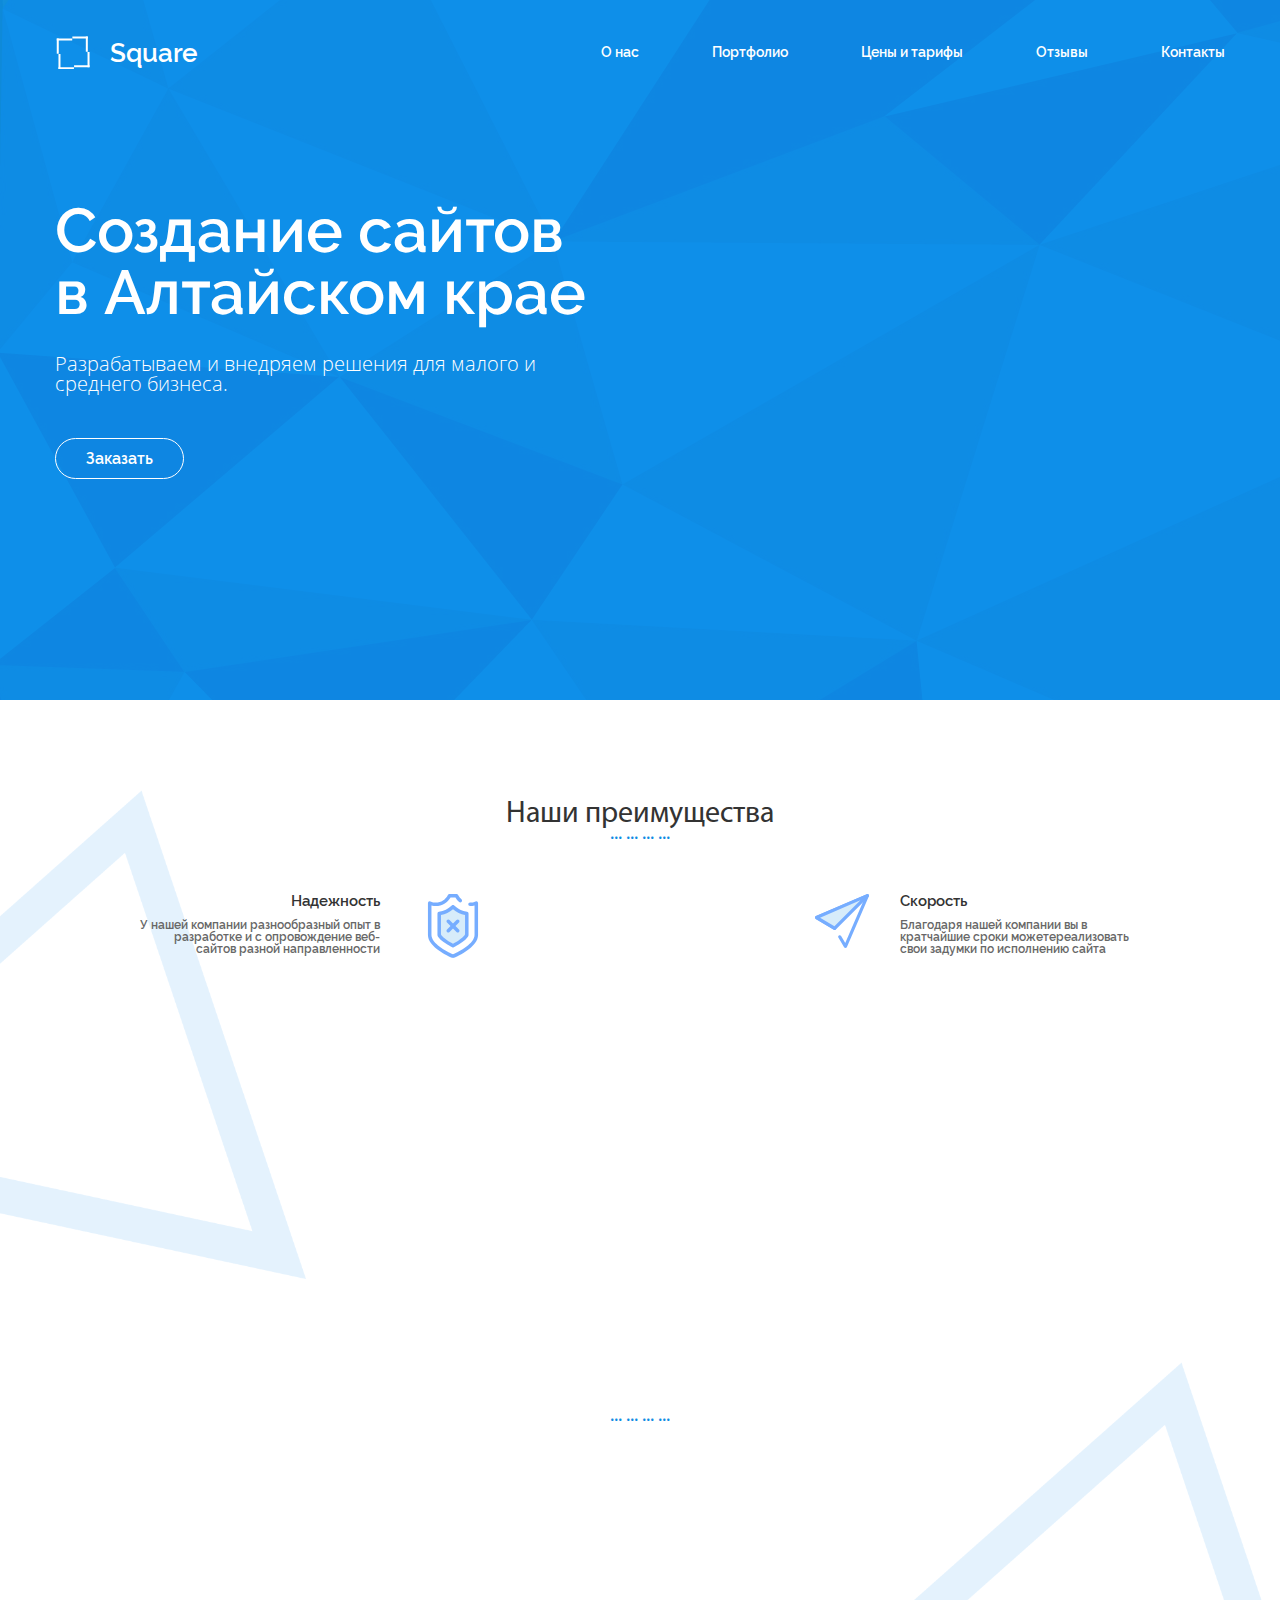
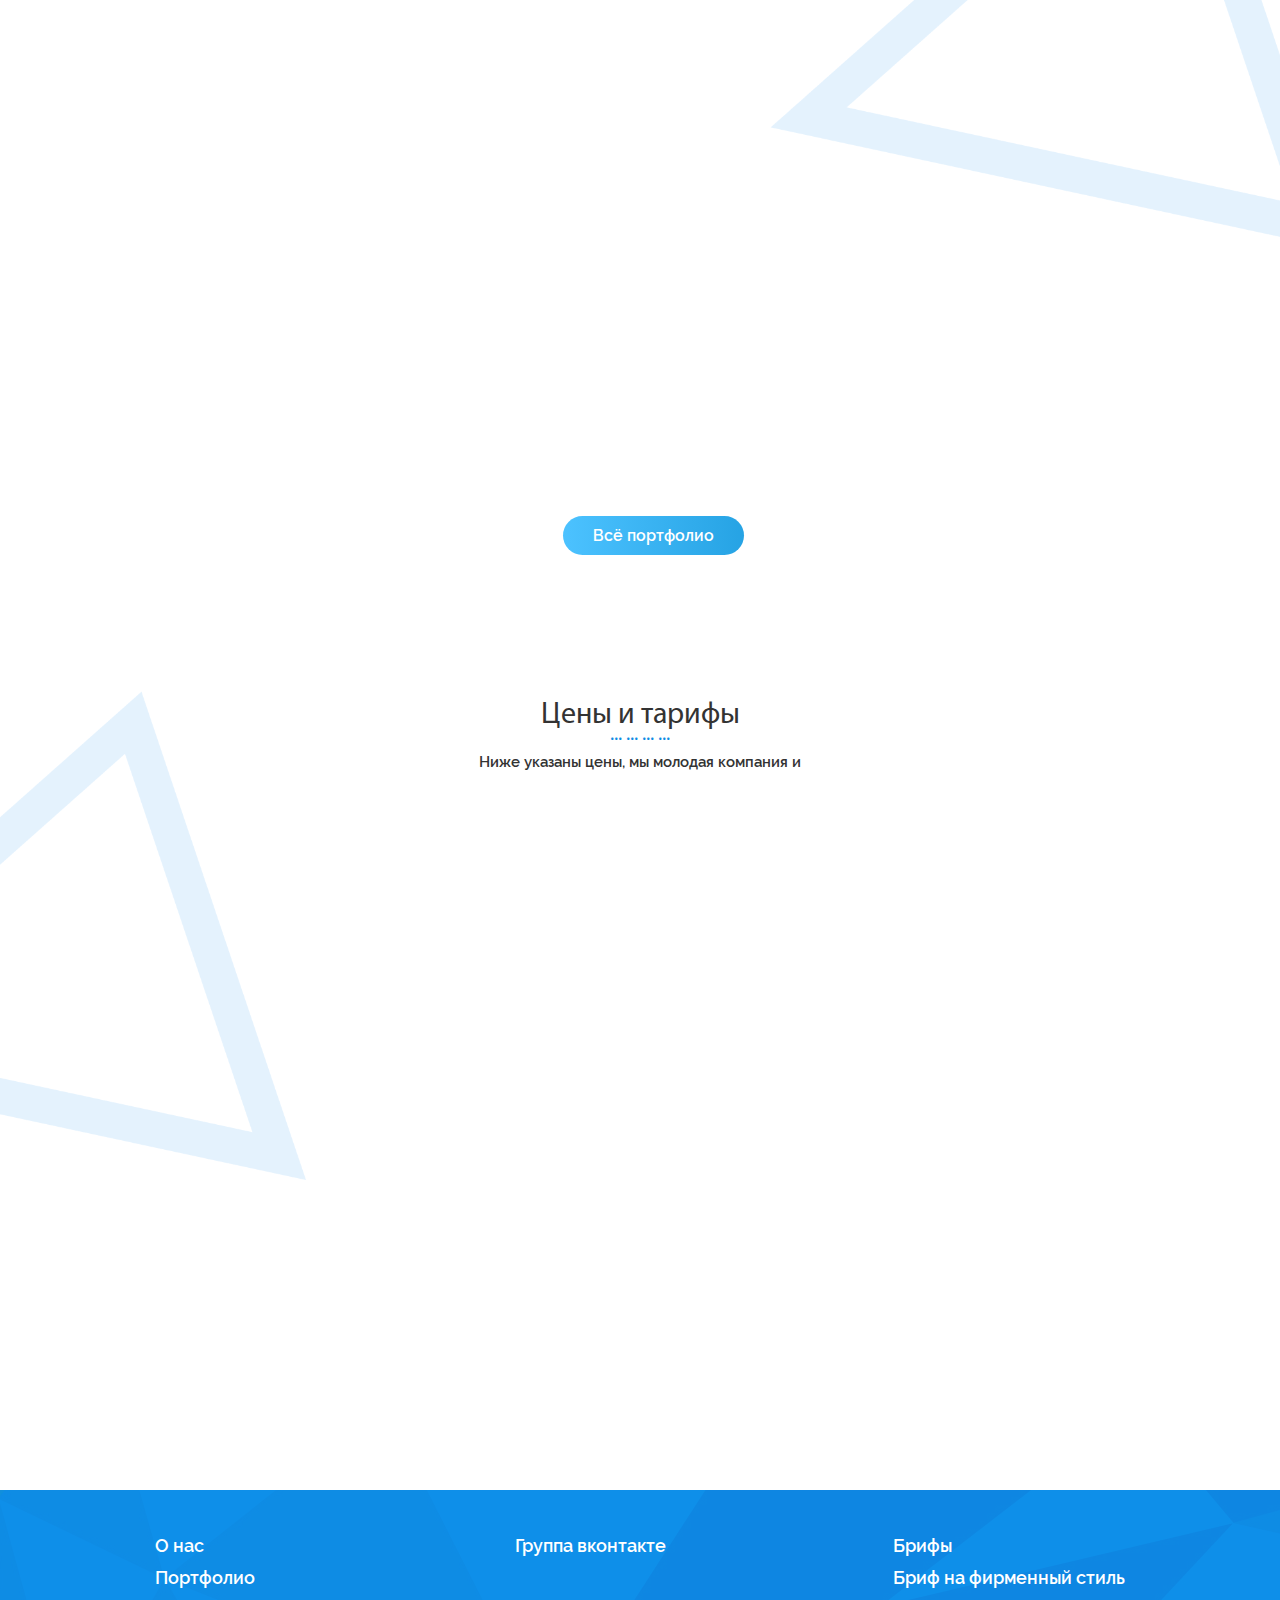
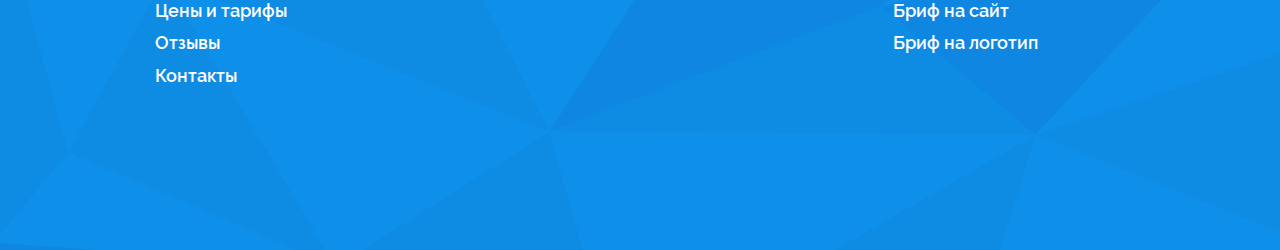
<file: index.html>
<!DOCTYPE html>
<html lang="ru-RU">
  <head>
    <meta charset="utf-8">
    <meta http-equiv="X-UA-Compatible" content="IE = edge">
    <meta name="viewport" content="width=device-width,initial-scale=1">
    <meta name="keywords" content="">
    <link rel="stylesheet" type="text/css" href="static/fonts/fonts.css">
    <link rel="stylesheet" type="text/css" href="static/css/main.css">
    <script src="static/js/wow.min.js"></script>
    <script>new WOW().init();</script>
    <script src="static/js/parallax.js"></script>
    <title>Главная страница
    </title>
  </head>
  <body>
    <div class="wrapper">
      <header>
        <div class="header">
          <div class="header-logo"><span class="span-logo">Square</span></div>
          <div class="hide-nav"><span class="hide-nav__line hide-nav__line--top"></span><span class="hide-nav__line hide-nav__line--middle"></span><span class="hide-nav__line hide-nav__line--bottom"></span></div>
          <naw class="header-nav">
            <ul class="header-nab__list">
              <li><a href="index.html">О нас</a></li>
              <li><a href="index2.html">Портфолио</a></li>
              <li><a href="#">Цены и тарифы</a></li>
              <li><a href="#">Отзывы</a></li>
              <li><a href="#">Контакты</a></li>
            </ul>
          </naw>
        </div>
      </header>
      <section class="top-bg">
        <div class="container">
          <div class="top-banner__info"><span class="top-banner__title">Создание сайтов в Алтайском крае</span>
            <p class="top-banner__text">Разрабатываем и внедряем решения для малого и среднего бизнеса.</p><a class="g-btn topbtn" href="javascript:void(0);">Заказать</a>
          </div>
        </div>
    <div id="scene" class="scene" style="position: absolute; margin-top: 180px; margin-left: 800px;">
      <div id="kek2" class="layer" data-depth="0.50"><img src="static/img/layer2.png"></div>
      <div class="layer" data-depth="0.20"><img src="static/img/layer3.png"></div>
      <div id="kek" class="layer" data-depth="1.00"><img src="static/img/layer4.png"></div>
    </div>
      </section>
      <section class="nas"><span class="section-title wow">Наши преимущества</span><br><span class="section-title2 wow">... ... ... ...</span>
        <div class="container">
          <div class="service-item service-item--nadeg wow">
            <div class="icon-span1"><span class="service-item__title">Надежность</span></div>
            <p class="service-item__text">У нашей компании разнообразный опыт в разработке и с опровождение веб- сайтов разной направленности</p>
          </div>
          <div class="service-item service-item--speed wow service-item--center">
            <div class="icon-span2"><span class="service-item__title">Скорость</span></div>
            <p class="service-item__text">Благодаря нашей компании вы в кратчайшие сроки можетереализовать свои задумки по исполнению сайта</p>
          </div>
          <div class="service-item service-item--help wow">
            <div class="icon-span3"><span class="service-item__title">Поддержка</span></div>
            <p class="service-item__text">Мы предоставляем техническую поддержку сайта в течение 6месяцев после его исполнения</p>
          </div>
          <div class="service-item service-item--logo logo wow"><span class="service-item__title"></span></div>
          <div class="service-item service-item--design wow service-item--center">
            <div class="icon-span4"><span class="service-item__title">Дизайн</span></div>
            <p class="service-item__text">Наши дизайнеры разработают индивидуальный дизайн вашего сaйта в соответствие современным трендам</p>
          </div>
          <div class="service-item service-item--direct wow">
            <div class="icon-span5"><span class="service-item__title">Директ</span></div>
            <p class="service-item__text">Займемся продвижением вашего бизнеса за счет контекстной рекламы в Яндекс Директ</p>
          </div>
          <div class="service-item service-item--seo wow service-item--center">
            <div class="icon-span6"><span class="service-item__title">SEO</span></div>
            <p class="service-item__text">Оптимизируем ваш сайт для поиска,создадим симантическое ядро,проведем seo копирайтинг и тд.</p>
          </div>
        </div>
      </section>
      <section class="portfolio"><span class="section-title wow">Портфолио</span><br><span class="section-title2">... ... ... ...</span>
        <p class="title3 wow">Наши выполненные проекты</p>
        <p class="title4 title45 wow">представлены ниже
          <div class="portfolio-item__wrap">
            <div class="porfolio-item porfolio-item--level1 wow">
              <div class="porfolio-item-telo"></div>
              <div class="btnk"><a class="btn-portfolio" href="#">Тюмень-Энерго</a></div>
            </div>
            <div class="porfolio-item porfolio-item--level2 wow">
              <div class="porfolio-item-telo"></div>
              <div class="btnk"><a class="btn-portfolio" href="#">Advance Studio		</a></div>
            </div>
            <div class="porfolio-item porfolio-item--level3 wow">
              <div class="porfolio-item-telo"></div>
              <div class="btnk"><a class="btn-portfolio porfolio-item--levell3" href="#">Автошкола Академия	</a></div>
            </div>
            <div class="porfolio-item porfolio-item--level4 wow">
              <div class="porfolio-item-telo"></div>
              <div class="btnk"><a class="btn-portfolio" href="#">WebTown Suite			</a></div>
            </div>
            <div class="porfolio-item porfolio-item--level5 wow">
              <div class="porfolio-item-telo"></div>
              <div class="btnk"><a class="btn-portfolio" href="#">Логотип WebTown	</a></div>
            </div>
            <div class="porfolio-item porfolio-item--level6 wow">
              <div class="porfolio-item-telo"></div>
              <div class="btnk"><a class="btn-portfolio porfolio-item--levell6" href="#">Логотип Sibiria Lab</a></div>
            </div>
          </div><a class="g-btn12" href="index2.html">Всё портфолио</a>
        </p>
      </section>
      <section class="price12"><span class="section-title">Цены и тарифы</span><br><span class="section-title2">... ... ... ...</span>
        <p class="title3">Ниже указаны цены, мы молодая компания и </p>
        <p class="title4 wow">ведем лояльную политику в плане цены</p>
        <div class="price-item__wrap">
          <div class="price-item price-item--level1 wow">
            <div class="price-item-telo">
              <div class="price__icon id4"><span class="price-icon"></span></div>
              <ul class="list">
                <li>Landing 3 блока</li>
                <li>Сопровождение 1 месяц</li>
                <li>Уникальный дизайн</li>
              </ul><span class="cena">2990 руб.</span><br><br><br><a class="g-btn price3" href="javascript:void(0);">Заказать</a>
            </div>
            <div class="price-item--top"><span class="item-title">Минимальный</span></div>
          </div>
          <div class="price-item price-item--level2 wow">
            <div class="price-item-telo">
              <div class="price__icon id"><span class="price-icon"></span></div>
              <ul class="list">
                <li>Landing 6 блоков</li>
                <li>Мобильная версия</li>
                <li>Уникальный дизайн</li>
              </ul><span class="cena">4990 руб.</span><br><br><br><a class="g-btn price3" href="javascript:void(0);">Заказать</a>
            </div>
            <div class="price-item--top"><span class="item-title">Оптимальный</span></div>
          </div>
          <div class="price-item price-item--level3 wow">
            <div class="price-item-telo">
              <div class="price__icon id2"><span class="price-icon"></span></div>
              <ul class="list">
                <li>Несколько страниц сайта</li>
                <li>Сопровождение 3 месяца</li>
                <li>Мобильная версия</li>
              </ul><span class="cena id">12990 руб.</span><br><br><br><a class="g-btn price3" href="javascript:void(0);">Заказать</a>
            </div>
            <div class="price-item--top"><span class="item-title">Максимальный</span></div>
          </div>
          <div class="price-item price-item--level4 wow">
            <div class="price-item-telo">
              <div class="price__icon id3"><span class="price-icon"></span></div>
              <ul class="list">
                <li>Создание онлайн магазина</li>
                <li>Сопровождение 6 месяцев</li>
                <li>SEO оптимизация</li>
              </ul><span class="cena id">15990 руб.</span><br><br><br><a class="g-btn price3" href="javascript:void(0);">Заказать</a>
            </div>
            <div class="price-item--top"><span class="item-title">Продвинутый</span></div>
          </div>
        </div>
      </section>
    </div>
    <section class="footer">
      <div class="container">
        <div class="footer-link-wrap">
          <ul class="link">
            <li><a class="lk" href="#">О нас</a></li>
            <li><a class="lk" href="#">Портфолио</a></li>
            <li><a class="lk" href="#">Цены и тарифы</a></li>
            <li><a class="lk" href="#">Отзывы</a></li>
            <li><a class="lk" href="#">Контакты</a></li>
          </ul>
          <ul class="link">
            <li><a class="lk" href="#">Группа вконтакте</a></li>
          </ul>
          <ul class="link lk">Брифы
            <li><a class="lk" href="#">Бриф на фирменный стиль</a></li>
            <li><a class="lk" href="#">Бриф на сайт</a></li>
            <li><a class="lk" href="#">Бриф на логотип					</a></li>
          </ul>
        </div>
      </div>
    </section>
    <script src="static/js/jquery.js"></script>
    <script src="static/js/libs.min.js"></script>
    <script src="static/js/main.js"></script>
      <script>

  // Pretty simple huh?
  var scene = document.getElementById('scene');
  var parallax = new Parallax(scene);

  </script>
  </body>
</html>
</file>
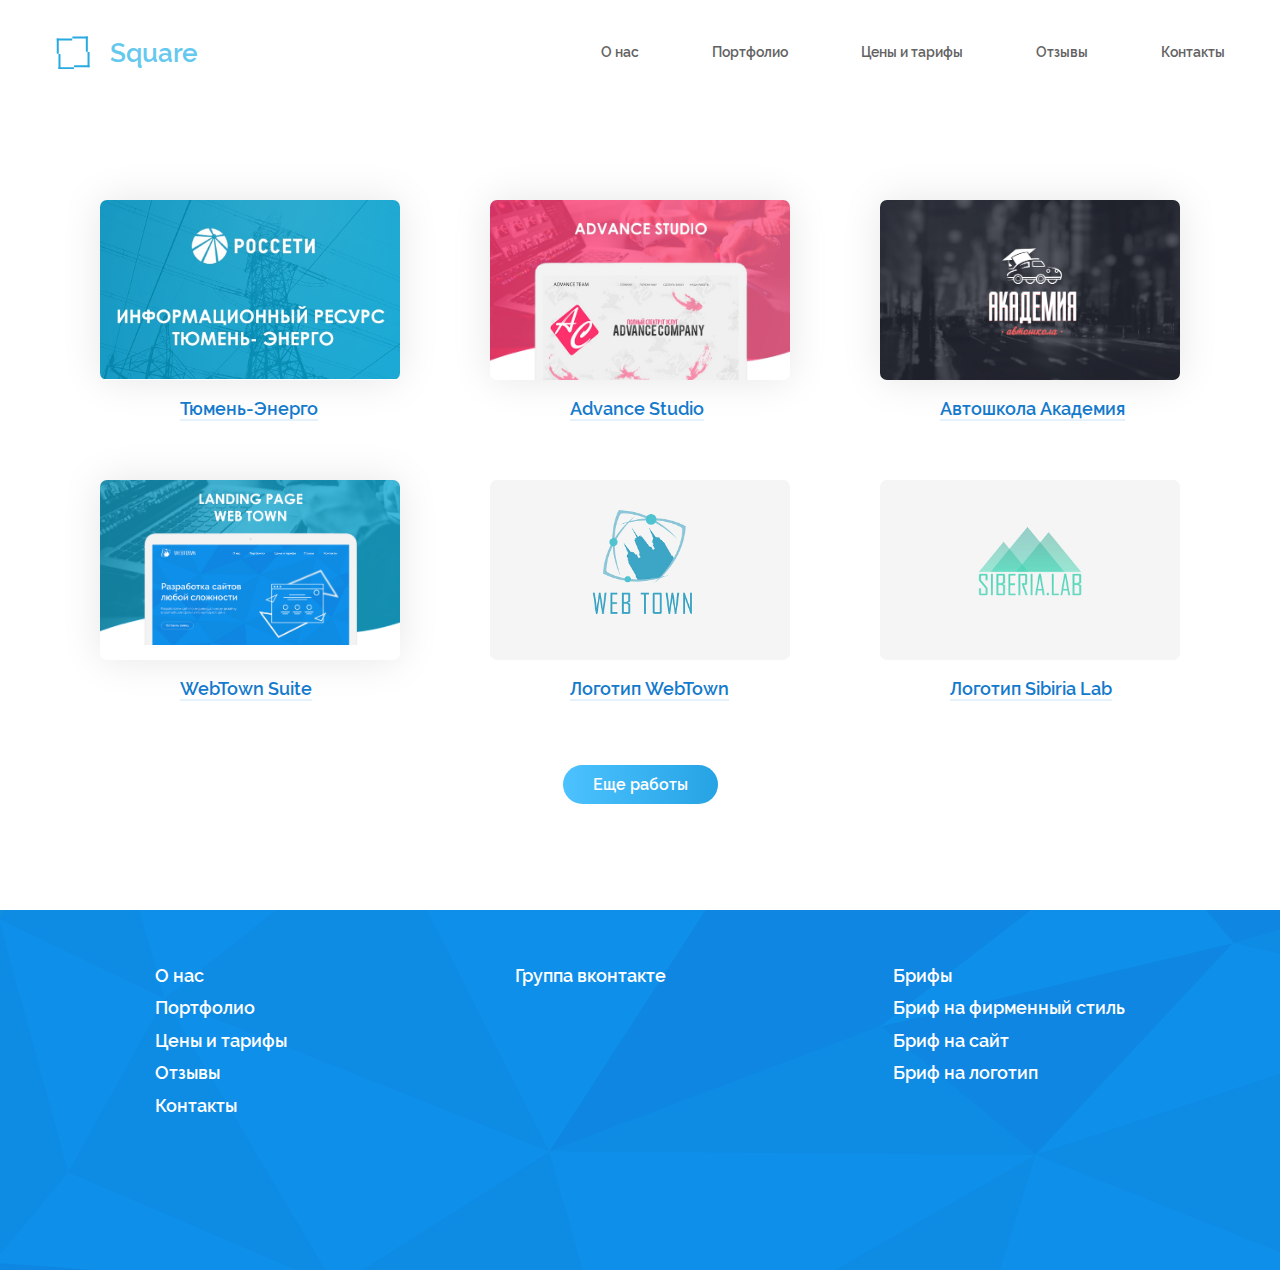
<file: index2.html>
<!DOCTYPE html>
<html lang="ru-RU">
  <head>
    <meta charset="utf-8">
    <meta http-equiv="X-UA-Compatible" content="IE = edge">
    <meta name="viewport" content="width=device-width,initial-scale=1">
    <meta name="keywords" content="">
    <link rel="stylesheet" type="text/css" href="static/fonts/fonts.css">
    <link rel="stylesheet" type="text/css" href="static/css/main.css">
    <title>Портфолио
    </title>
  </head>
  <body>
    <div class="wrapper">
      <section class="portfolio1"></section>
      <div class="header">
        <div class="header-logo id"><span class="span-logo">Square</span></div>
        <div class="hide-nav"><span class="hide-nav__line id1 hide-nav__line--top"></span><span class="hide-nav__line id1 hide-nav__line--middle"></span><span class="hide-nav__line id1 hide-nav__line--bottom"></span></div>
        <naw class="header-nav">
          <ul class="header-nab__list id1">
            <li><a href="index.html">О нас</a></li>
            <li><a href="#">Портфолио</a></li>
            <li><a href="#">Цены и тарифы</a></li>
            <li><a href="#">Отзывы</a></li>
            <li><a href="#">Контакты</a></li>
          </ul>
        </naw>
      </div>
      <div class="portfolio-item__wrap id3">
        <div class="porfolio-item porfolio-item--level1">
          <div class="porfolio-item-telo"></div>
          <div class="btnk"><a class="btn-portfolio" href="#">Тюмень-Энерго</a></div>
        </div>
        <div class="porfolio-item porfolio-item--level2">
          <div class="porfolio-item-telo"></div>
          <div class="btnk"><a class="btn-portfolio" href="#">Advance Studio		</a></div>
        </div>
        <div class="porfolio-item porfolio-item--level3">
          <div class="porfolio-item-telo"></div>
          <div class="btnk"><a class="btn-portfolio porfolio-item--levell3" href="#">Автошкола Академия	</a></div>
        </div>
        <div class="porfolio-item porfolio-item--level4">
          <div class="porfolio-item-telo"></div>
          <div class="btnk"><a class="btn-portfolio" href="index3.html">WebTown Suite			</a></div>
        </div>
        <div class="porfolio-item porfolio-item--level5">
          <div class="porfolio-item-telo"></div>
          <div class="btnk"><a class="btn-portfolio" href="#">Логотип WebTown	</a></div>
        </div>
        <div class="porfolio-item porfolio-item--level6">
          <div class="porfolio-item-telo"></div>
          <div class="btnk"><a class="btn-portfolio porfolio-item--levell6" href="#">Логотип Sibiria Lab</a></div>
        </div>
      </div><a class="g-btn12 port" href="#">Еще работы</a>
      <section class="footer1">
        <div class="container">
          <div class="footer-link-wrap1">
            <ul class="link1">
              <li><a class="lk1" href="#">О нас</a></li>
              <li><a class="lk1" href="#">Портфолио</a></li>
              <li><a class="lk1" href="#">Цены и тарифы</a></li>
              <li><a class="lk1" href="#">Отзывы</a></li>
              <li><a class="lk1" href="#">Контакты</a></li>
            </ul>
            <ul class="link1">
              <li><a class="lk1" href="#">Группа вконтакте</a></li>
            </ul>
            <ul class="link1 lk1">Брифы
              <li><a class="lk1" href="#">Бриф на фирменный стиль</a></li>
              <li><a class="lk1" href="#">Бриф на сайт</a></li>
              <li><a class="lk1" href="#">Бриф на логотип					</a></li>
            </ul>
          </div>
        </div>
      </section>
    </div>
    <script src="static/js/jquery.js"></script>
    <script src="static/js/libs.min.js"></script>
    <script src="static/js/main.js"></script>
  </body>
</html>
</file>
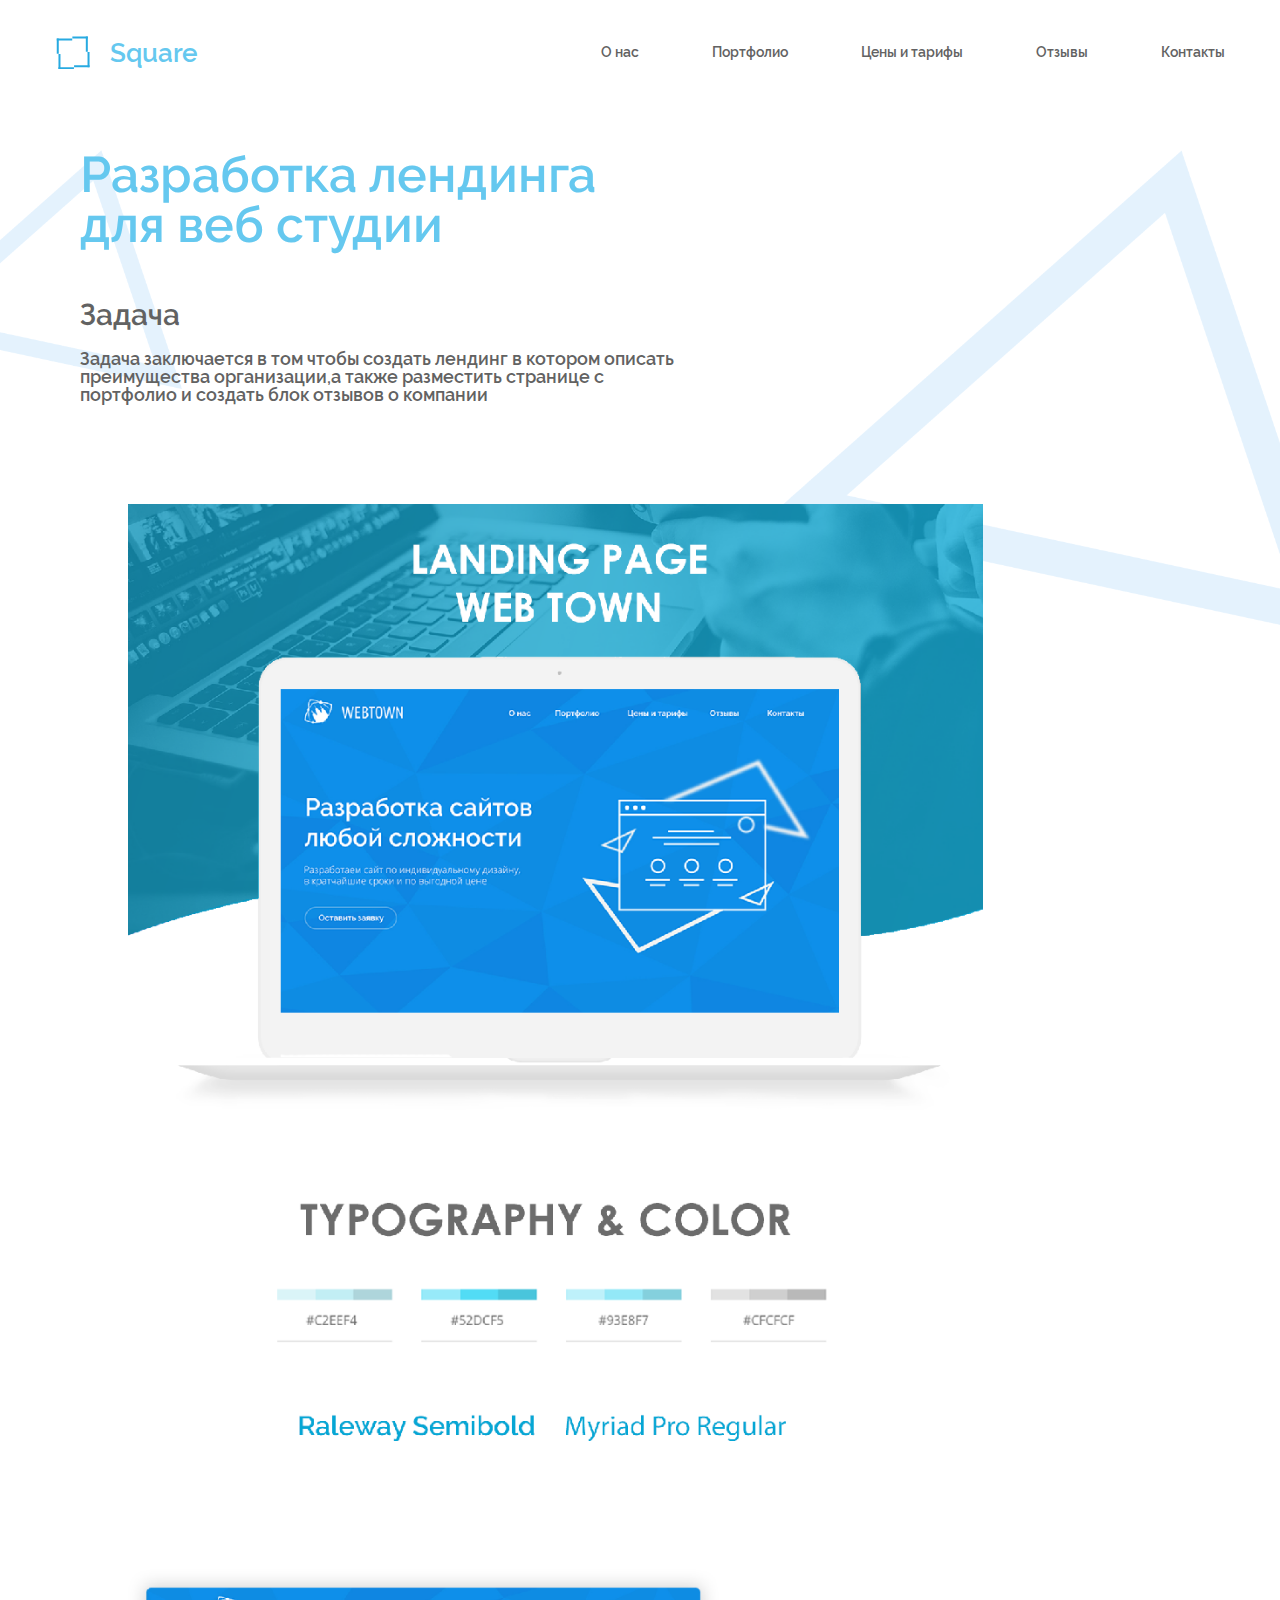
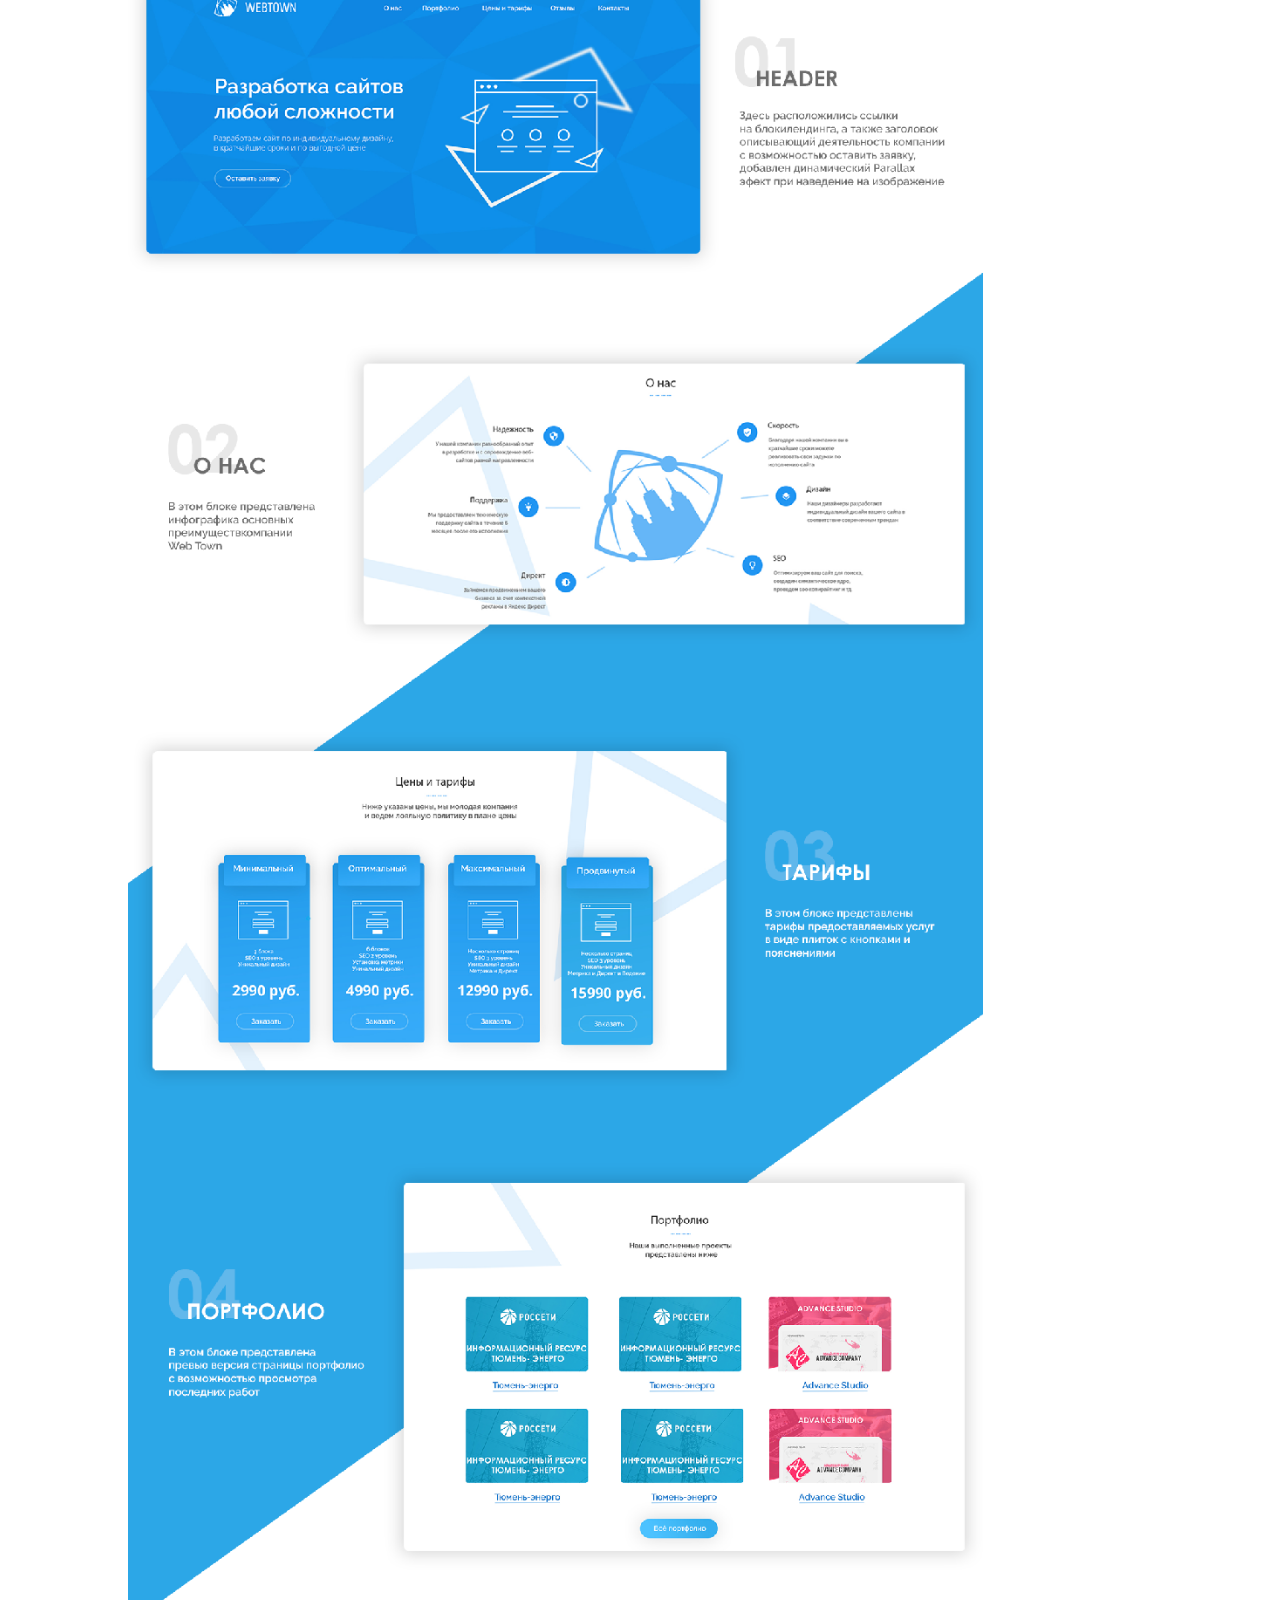
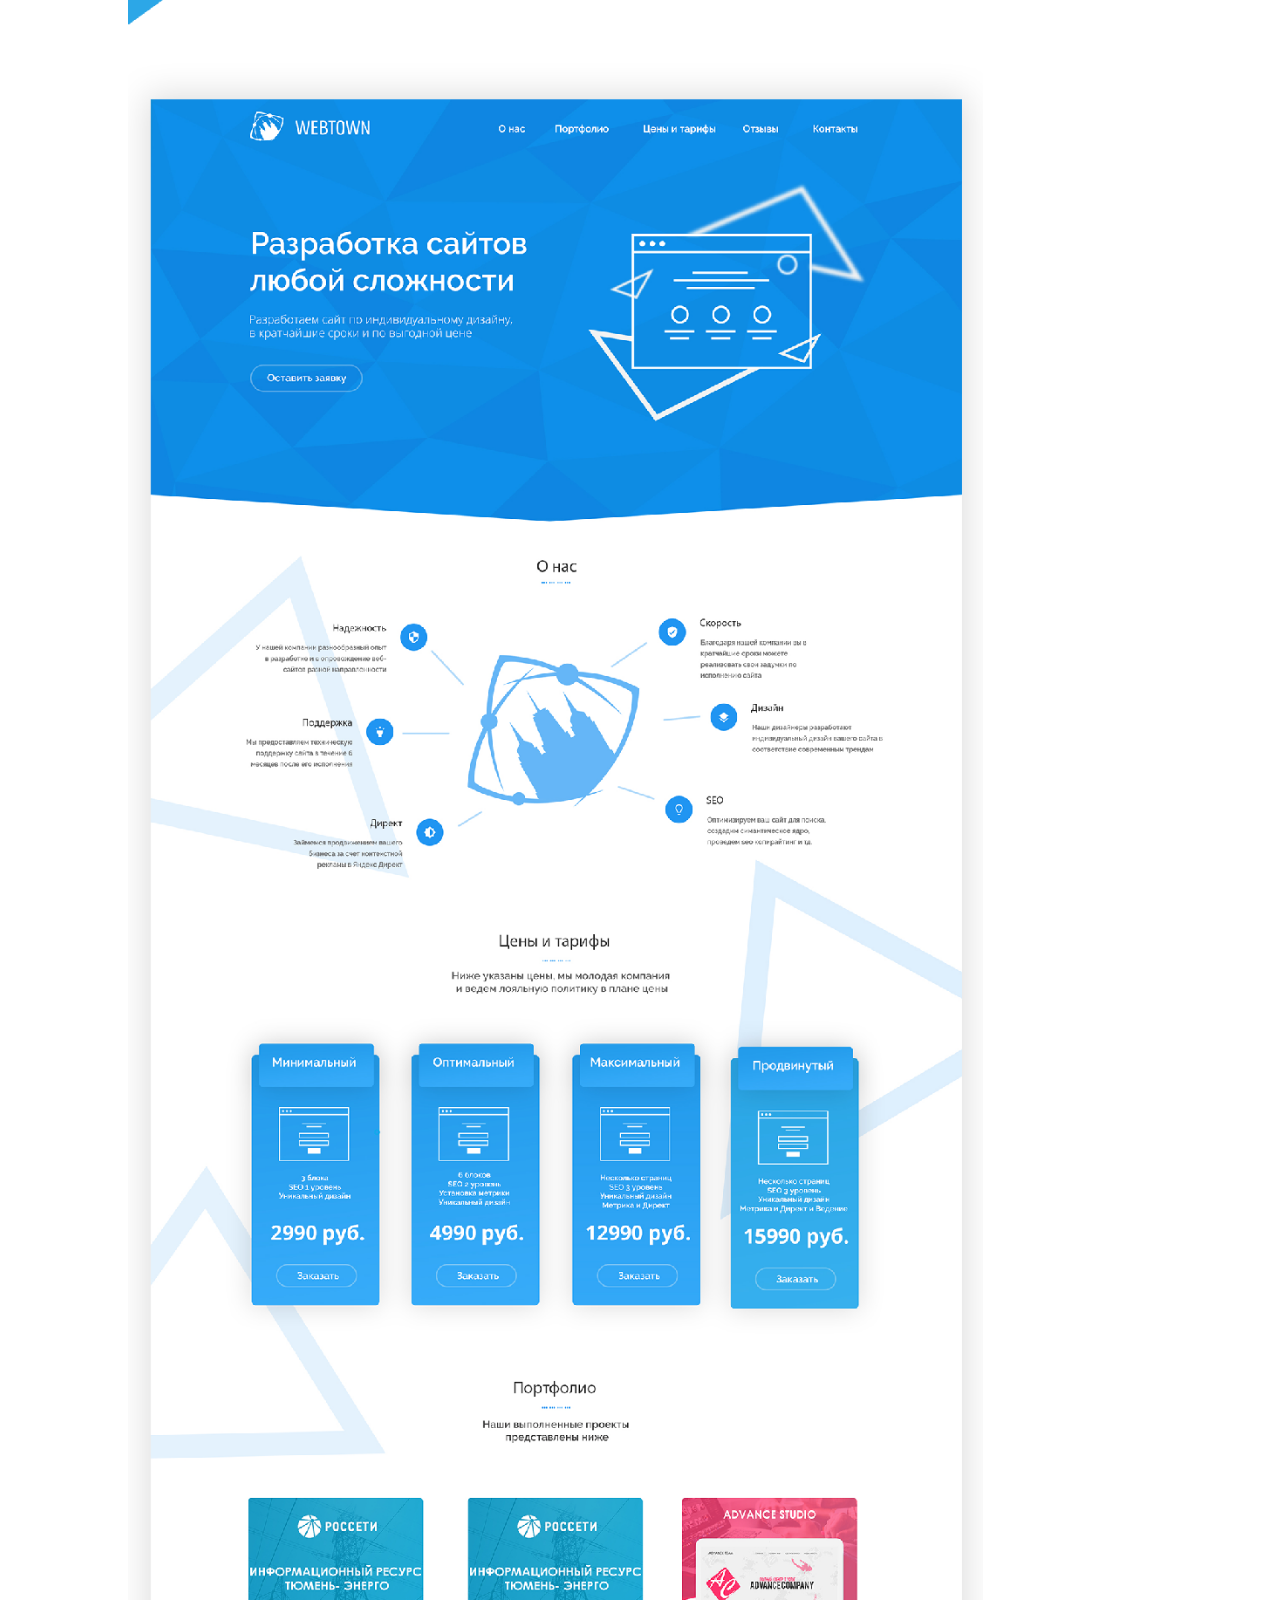
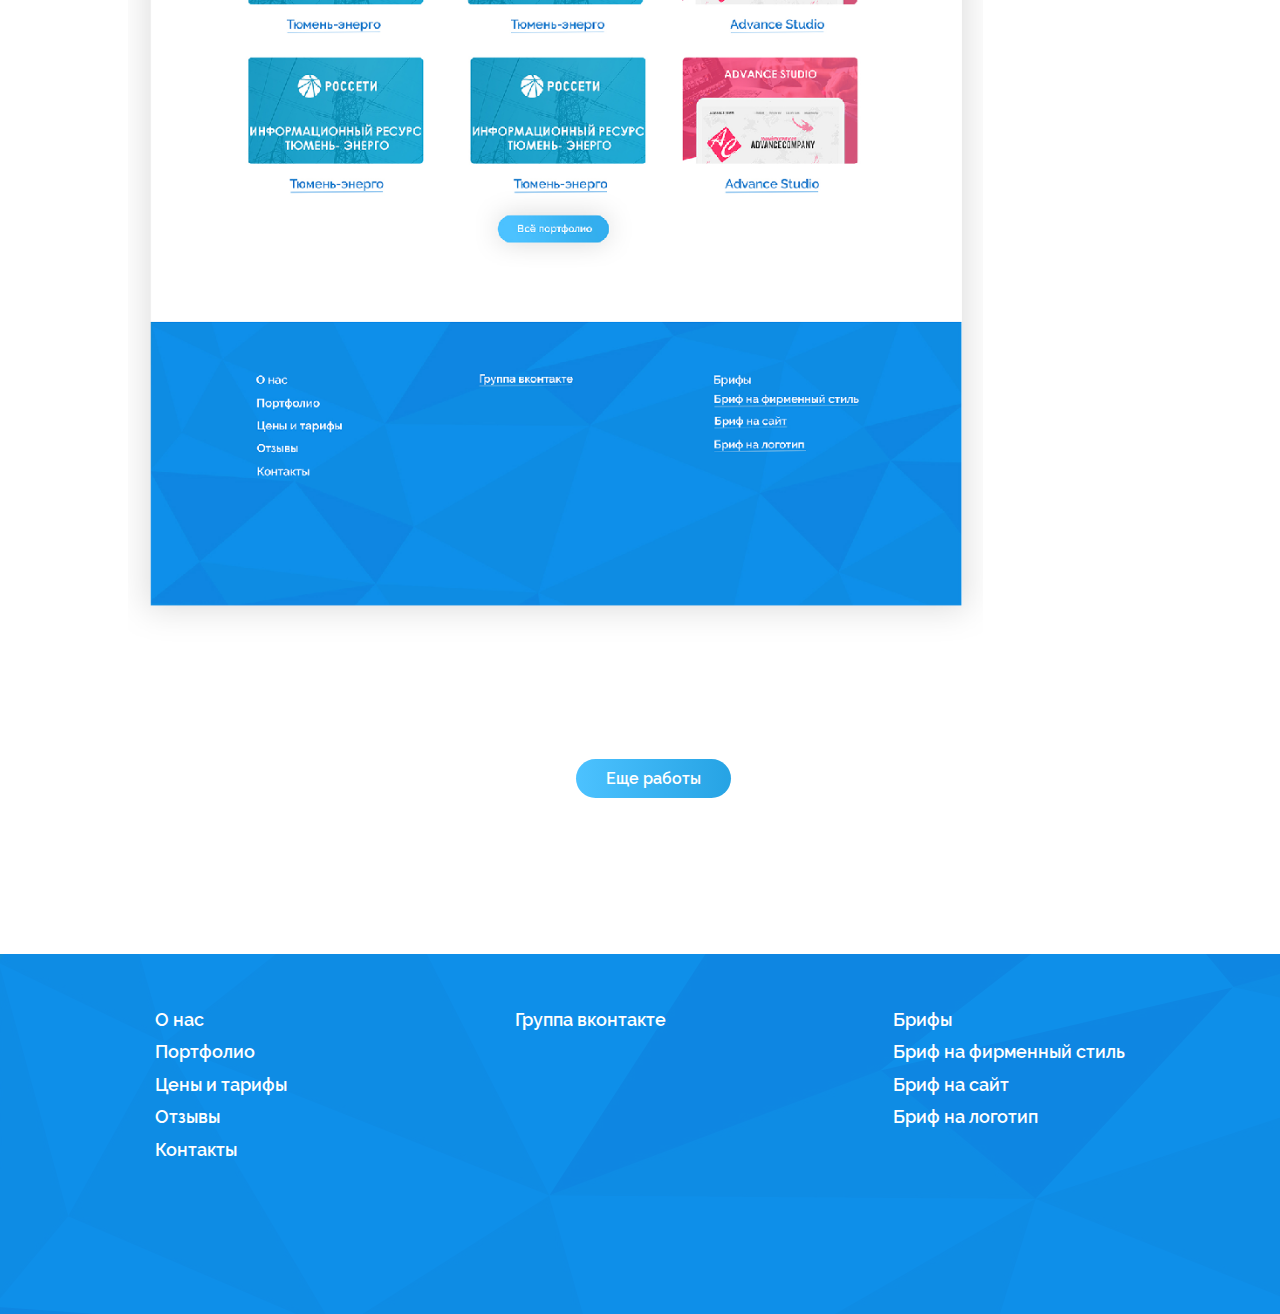
<file: index3.html>
<!DOCTYPE html>
<html lang="ru-RU">
  <head>
    <meta charset="utf-8">
    <meta http-equiv="X-UA-Compatible" content="IE = edge">
    <meta name="viewport" content="width=device-width,initial-scale=1">
    <meta name="keywords" content="">
    <link rel="stylesheet" type="text/css" href="static/fonts/fonts.css">
    <link rel="stylesheet" type="text/css" href="static/css/main.css">
    <title>Портфолио
    </title>
  </head>
  <body>
    <div class="wrapper">
      <div class="header">
        <div class="header-logo id"><span class="span-logo">Square</span></div>
        <div class="hide-nav"><span class="hide-nav__line id1 hide-nav__line--top"></span><span class="hide-nav__line id1 hide-nav__line--middle"></span><span class="hide-nav__line id1 hide-nav__line--bottom"></span></div>
        <naw class="header-nav">
          <ul class="header-nab__list id1">
            <li><a href="index.html">О нас</a></li>
            <li><a href="index2.html">Портфолио</a></li>
            <li><a href="#">Цены и тарифы</a></li>
            <li><a href="#">Отзывы</a></li>
            <li><a href="#">Контакты</a></li>
          </ul>
        </naw>
      </div>
      <div class="por">
        <div class="por1">
          <h1 class="titile">Разработка лендинга для веб студии</h1>
          <h1 class="titile2">Задача</h1>
          <h1 class="titile3">Задача заключается в том чтобы создать лендинг в котором описать преимущества организации,а также разместить странице с портфолио и создать блок отзывов о компании</h1>
        </div>
        <div class="rabota"></div>
      </div><a class="g-btn121" href="index2.html">Еще работы</a>
      <section class="footer1 id3">
        <div class="container">
          <div class="footer-link-wrap1">
            <ul class="link1">
              <li><a class="lk1" href="#">О нас</a></li>
              <li><a class="lk1" href="#">Портфолио</a></li>
              <li><a class="lk1" href="#">Цены и тарифы</a></li>
              <li><a class="lk1" href="#">Отзывы</a></li>
              <li><a class="lk1" href="#">Контакты</a></li>
            </ul>
            <ul class="link1">
              <li><a class="lk1" href="#">Группа вконтакте</a></li>
            </ul>
            <ul class="link1 lk1">Брифы
              <li><a class="lk1" href="#">Бриф на фирменный стиль</a></li>
              <li><a class="lk1" href="#">Бриф на сайт</a></li>
              <li><a class="lk1" href="#">Бриф на логотип					</a></li>
            </ul>
          </div>
        </div>
      </section>
    </div>
    <script src="static/js/jquery.js"></script>
    <script src="static/js/libs.min.js"></script>
    <script src="static/js/main.js"></script>
  </body>
</html>
</file>
<file: static/fonts/fonts.css>
@font-face {
			font-family: "RalewaySemiBold";
			src: url("../fonts/RalewaySemiBold/RalewaySemiBold.eot");
			src: url("../fonts/RalewaySemiBold/RalewaySemiBold.eot?#iefix")format("embedded-opentype"),
			url("../fonts/RalewaySemiBold/RalewaySemiBold.woff") format("woff"),
			url("../fonts/RalewaySemiBold/RalewaySemiBold.ttf") format("truetype");
			font-style: normal;
			font-weight: normal;
	}
	@font-face {
			font-family: "MyriadProRegular";
			src: url("../fonts/MyriadProRegular/MyriadProRegular.eot");
			src: url("../fonts/MyriadProRegular/MyriadProRegular.eot?#iefix")format("embedded-opentype"),
			url("../fonts/MyriadProRegular/MyriadProRegular.woff") format("woff"),
			url("../fonts/MyriadProRegular/MyriadProRegular.ttf") format("truetype");
			font-style: normal;
			font-weight: normal;
	}


	@font-face {
			font-family: "OpenSansLight";
			src: url("../fonts/OpenSansLight/OpenSansLight.eot");
			src: url("../fonts/OpenSansLight/OpenSansLight.eot?#iefix")format("embedded-opentype"),
			url("../fonts/OpenSansLight/OpenSansLight.woff") format("woff"),
			url("../fonts/OpenSansLight/OpenSansLight.ttf") format("truetype");
			font-style: normal;
			font-weight: normal;
	}
	@font-face {
			font-family: "Exo";
			src: url("../fonts/OpenSansLight/OpenSansLight.eot");
			src: url("../fonts/OpenSansLight/OpenSansLight.eot?#iefix")format("embedded-opentype"),
			url("../fonts/OpenSansLight/OpenSansLight.woff") format("woff"),
			url("../fonts/Exo/Exo2-Medium.ttf") format("truetype");
			font-style: normal;
			font-weight: normal;
	}
</file>
